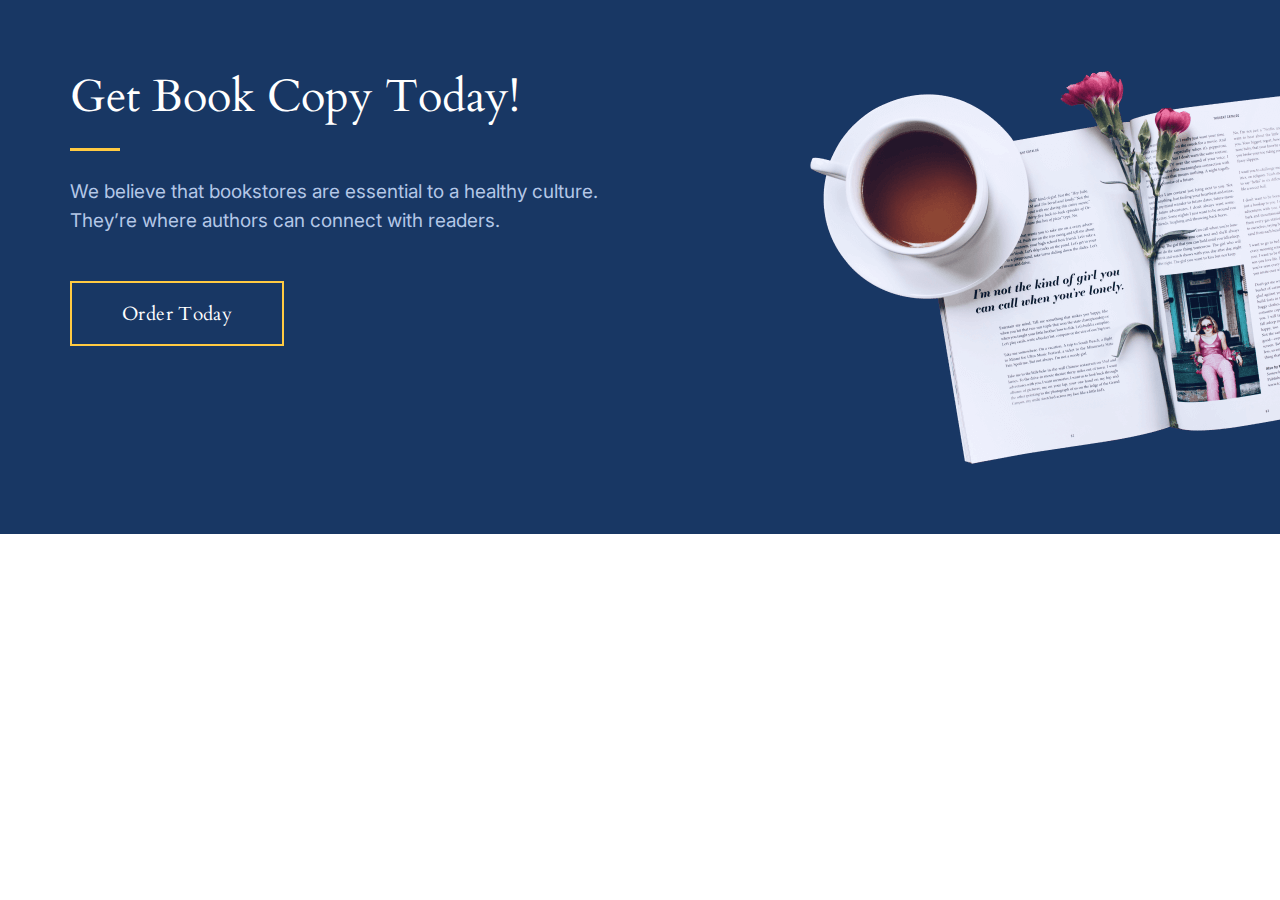
<file: 1/index.html>
<!DOCTYPE html>
<html lang="en">
  <head>
    <meta charset="UTF-8" />
    <meta http-equiv="X-UA-Compatible" content="IE=edge" />
    <meta name="viewport" content="width=device-width, initial-scale=1.0" />
    <title>Document</title>
    <link rel="stylesheet" href="./css/styles.css" />
  </head>
  <body>
    <div class="adver_back">
      <div>
        <h1 class="adver_title">Get Book Copy Today!</h1>
        <div class="adver_square"></div>
        <p class="adver_text">
          We believe that bookstores are essential to a healthy culture. They’re
          where authors can connect with readers.
        </p>
        <span class="adver_button"> Order Today</span>
      </div>
      <img
        src="./images/coffe.png"
        alt="coffe image"
        width="560px"
        height="394px"
      />
    </div>
  </body>
</html>
</file>
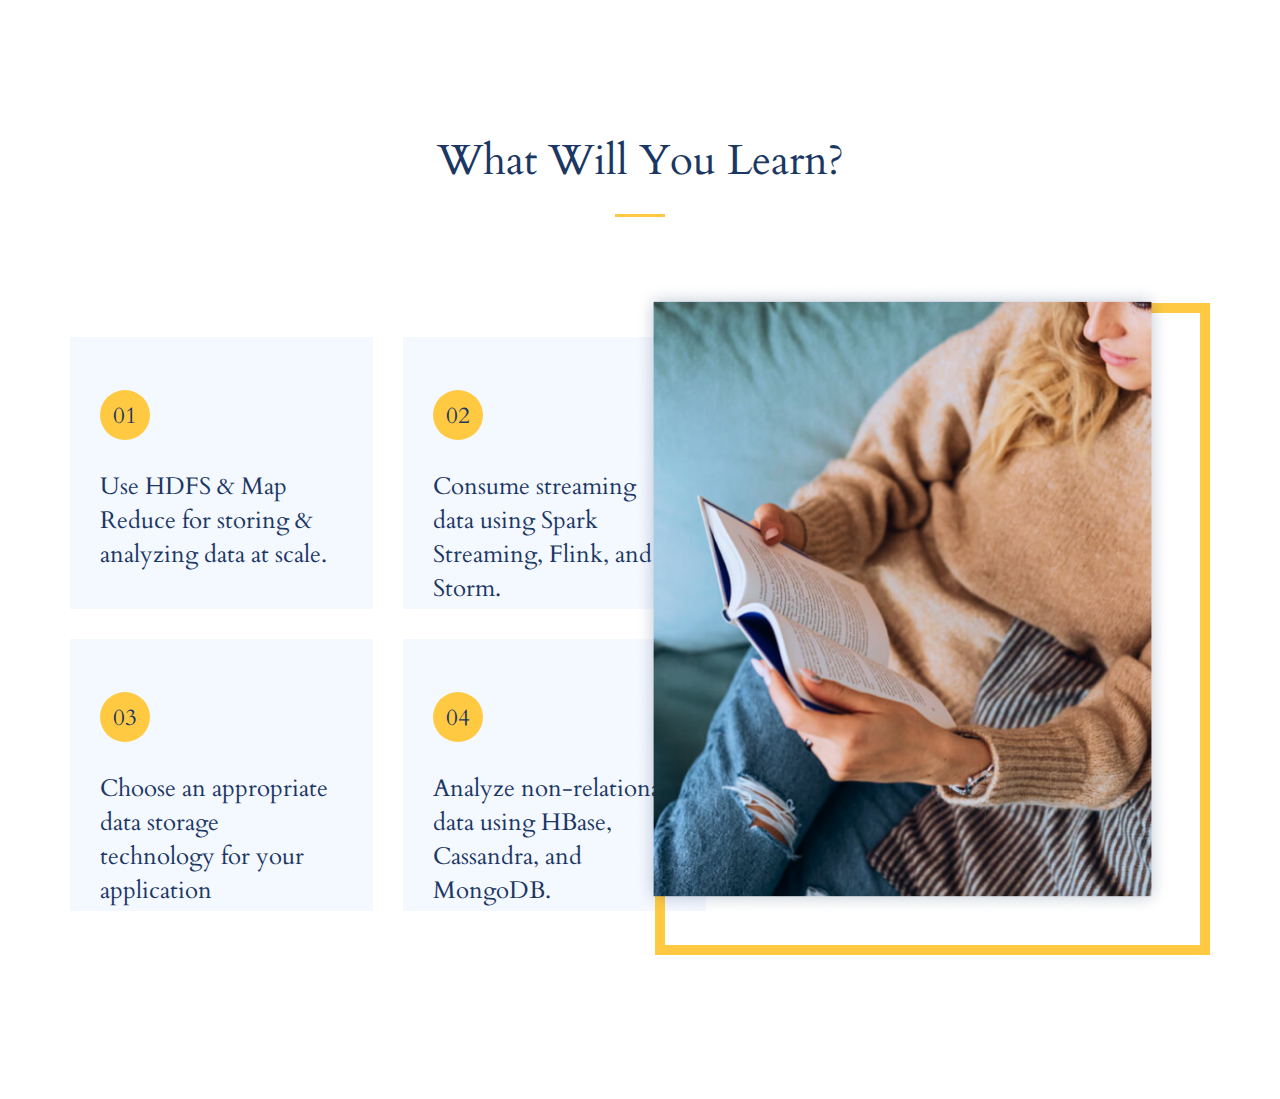
<file: 2/index.html>
<!DOCTYPE html>
<html lang="en">
  <head>
    <meta charset="UTF-8" />
    <meta http-equiv="X-UA-Compatible" content="IE=edge" />
    <meta name="viewport" content="width=device-width, initial-scale=1.0" />
    <title>Document</title>
    <link rel="stylesheet" href="./css/styles.css" />
  </head>
  <body>
    <h1 class="list_title">What Will You Learn?</h1>
    <div class="square"></div>
    <section class="list_block">
      <div class="list_el">
        <p class="el_circle">01</p>
        <p class="el_text">
          Use HDFS & Map Reduce for storing & analyzing data at scale.
        </p>
      </div>
      <div class="list_el">
        <p class="el_circle">02</p>
        <p class="el_text">
          Consume streaming data using Spark Streaming, Flink, and Storm.
        </p>
      </div>
      <div class="list_el">
        <p class="el_circle">03</p>
        <p class="el_text">
          Choose an appropriate data storage technology for your application
        </p>
      </div>
      <div class="list_el">
        <p class="el_circle">04</p>
        <p class="el_text">
          Analyze non-relational data using HBase, Cassandra, and MongoDB.
        </p>
      </div>
    </section>
    <div class="img_back"></div>
    <img class="girl_img" src="./images/girl.png" alt="girl_image" />
  </body>
</html>
</file>
<file: 1/css/styles.css>
@import url("https://fonts.googleapis.com/css2?family=Cardo:ital,wght@0,400;0,700;1,400&family=Inter&family=Montserrat:ital,wght@0,200;0,300;0,400;0,600;0,700;1,700&family=Roboto+Condensed&display=swap");
:root {
  --blue: #183764;
  --yellow: #ffca42;
  --grey: #969aa0;
  --white: #fff;
  --l_blue: #b4c7e7;
}
body {
  margin: 0;
  font-size: 19px;
  line-height: 1.4;
  color: var(--grey);
}
html {
  box-sizing: border-box;
}
*,
*::before,
*::after {
  box-sizing: inherit;
}
.adver_back {
  background: var(--blue);
  width: 1440px;
  height: 534px;
  padding: 70px;
  margin-left: auto;
  margin-right: auto;
  display: flex;
  justify-content: space-between;
}
.adver_title {
  font-family: "Cardo";
  font-style: normal;
  font-weight: 400;
  font-size: 45px;
  line-height: 54px;
  text-transform: capitalize;
  width: 480px;
  color: var(--white);
  margin: 0;
}
.adver_square {
  background: var(--yellow);
  width: 50px;
  height: 3px;
  margin-top: 24px;
}
.adver_text {
  margin-top: 27px;
  width: 539px;
  height: 57px;

  font-family: "Inter";
  font-style: normal;
  font-weight: 400;
  font-size: 19px;
  line-height: 28.5px;
  color: var(--l_blue);
}
.adver_button {
  margin-top: 27px;
  display: inline-block;
  border: solid 2px var(--yellow);
  font-family: "Cardo";
  font-style: normal;
  font-weight: 400;
  font-size: 19px;
  line-height: 28px;
  /* identical to box height, or 150% */

  letter-spacing: 0.38px;
  color: var(--white);
  padding: 17px 50px 16px 50px;
}
</file>
<file: 2/css/styles.css>
@import url("https://fonts.googleapis.com/css2?family=Cardo:ital,wght@0,400;0,700;1,400&family=Inter&family=Montserrat:ital,wght@0,200;0,300;0,400;0,600;0,700;1,700&family=Roboto+Condensed&display=swap");
:root {
  --blue: #183764;
  --blue2: #1b3764;
  --yellow: #ffca42;
  --grey: #969aa0;
  --white: #fff;
  --l_blue: #b4c7e7;
  --l_grey: #f4f8ff;
}
body {
  margin: 0;
  font-size: 19px;
  line-height: 1.4;
  color: var(--grey);
}
html {
  box-sizing: border-box;
}
*,
*::before,
*::after {
  box-sizing: inherit;
}
.list_title {
  margin-top: 136px;
  font-family: "Cardo";
  font-style: normal;
  font-weight: 400;
  font-size: 42px;
  line-height: 50px;
  text-align: center;
  text-transform: capitalize;
  color: var(--blue2);
}
.square {
  background: var(--yellow);
  width: 50px;
  height: 3px;
  margin-top: 23px;
  margin-left: auto;
  margin-right: auto;
}

.list_block {
  width: 636px;
  height: 574px;
  margin: 120px 0 188px 70px;

  display: flex;
  justify-content: space-between;
  align-content: space-between;
  flex-wrap: wrap;
}
.list_el {
  display: inline-block;
  color: var(--blue2);
  width: 303px;
  height: 272px;
  background: var(--l_grey);
  padding: 30px 30px 27px 30px;
}

.el_circle {
  background: #ffca42;
  width: 50px;
  height: 50px;
  display: flex;
  justify-content: center;
  align-items: center;
  border-radius: 100px;

  font-family: "Cardo";
  font-style: normal;
  font-weight: 400;
  font-size: 23px;
  line-height: 29px;
}

.el_text {
  margin-top: 30px;
  overflow: hidden;
  font-family: "Cardo";
  font-style: normal;
  font-weight: 400;
  font-size: 24px;
  line-height: 34px;

  max-width: 236px;
  max-height: 135px;
}
.img_back {
  border: solid 10px var(--yellow);
  width: 555px;
  height: 652px;
  position: absolute;
  top: 303px;
  right: 70px;
}
.girl_img {
  position: absolute;
  top: 283px;
  right: 110px;
  width: 535px;
  height: 632px;
}
</file>
